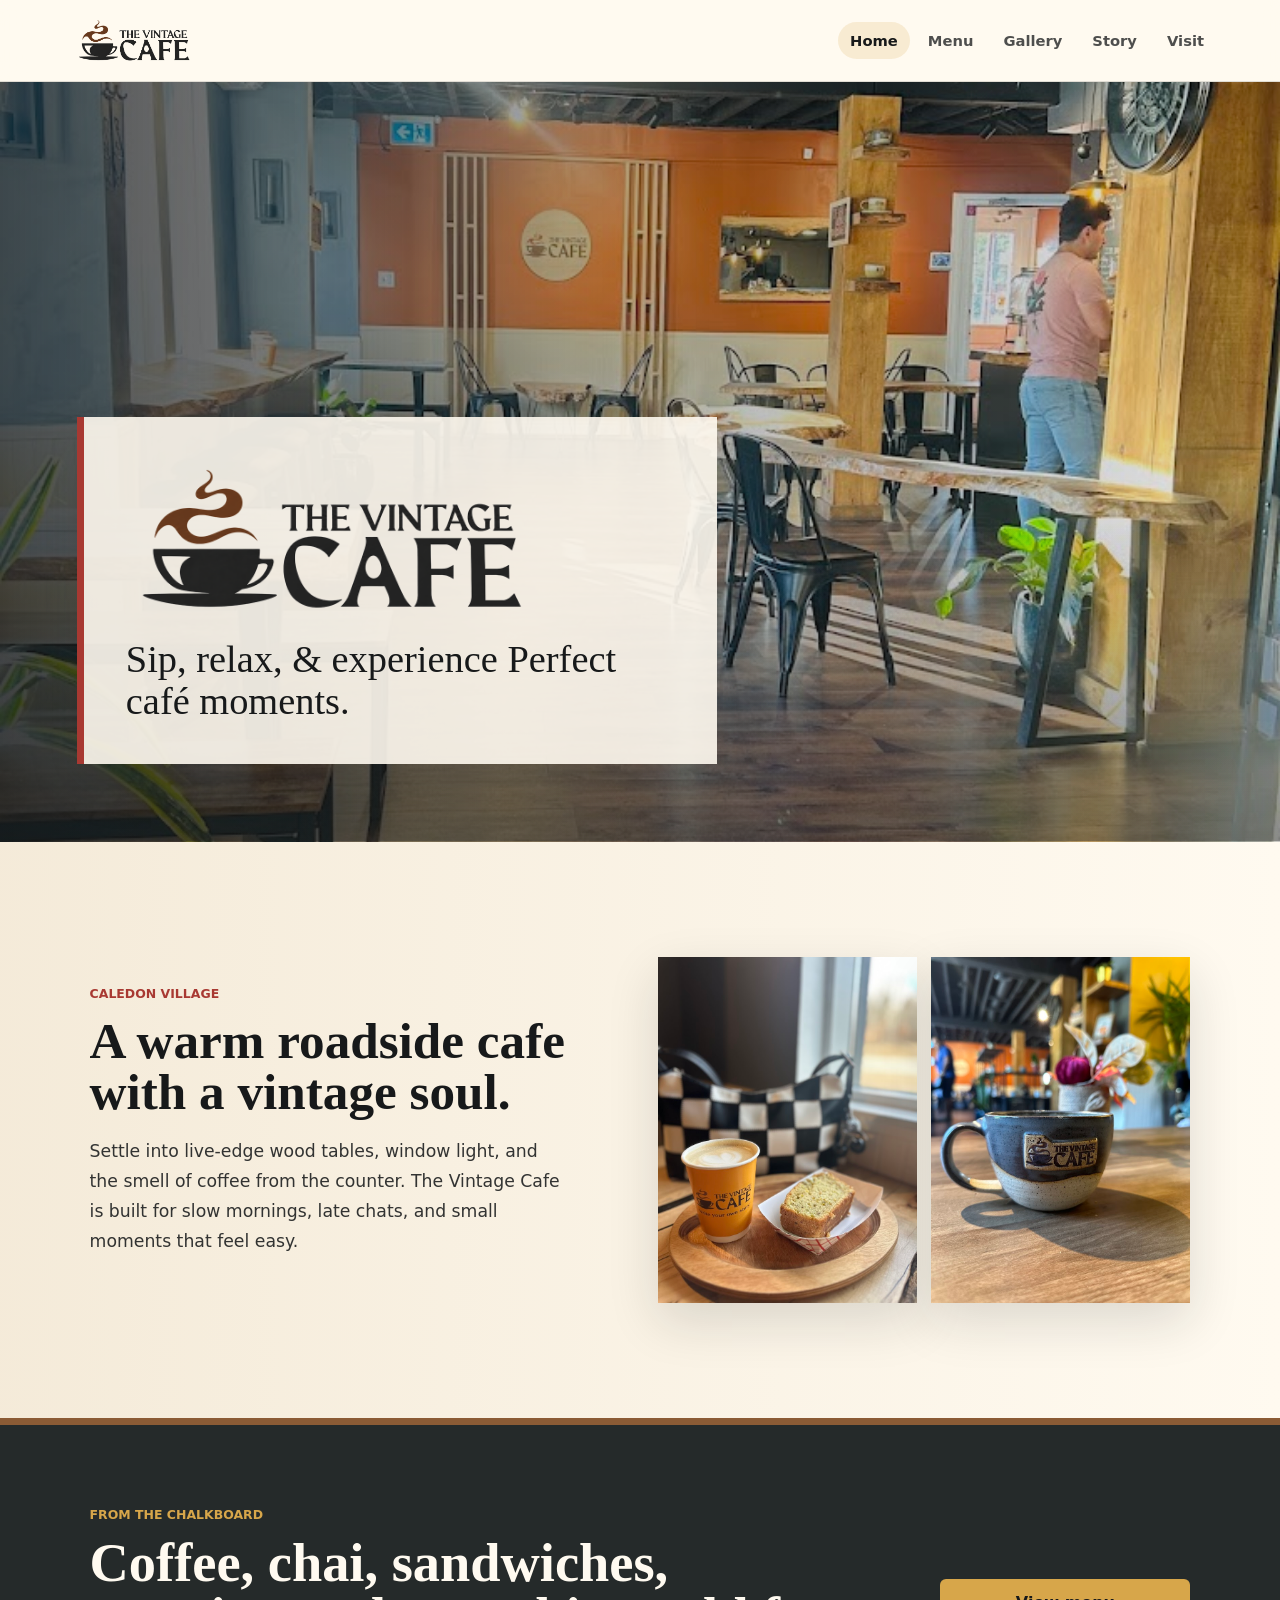
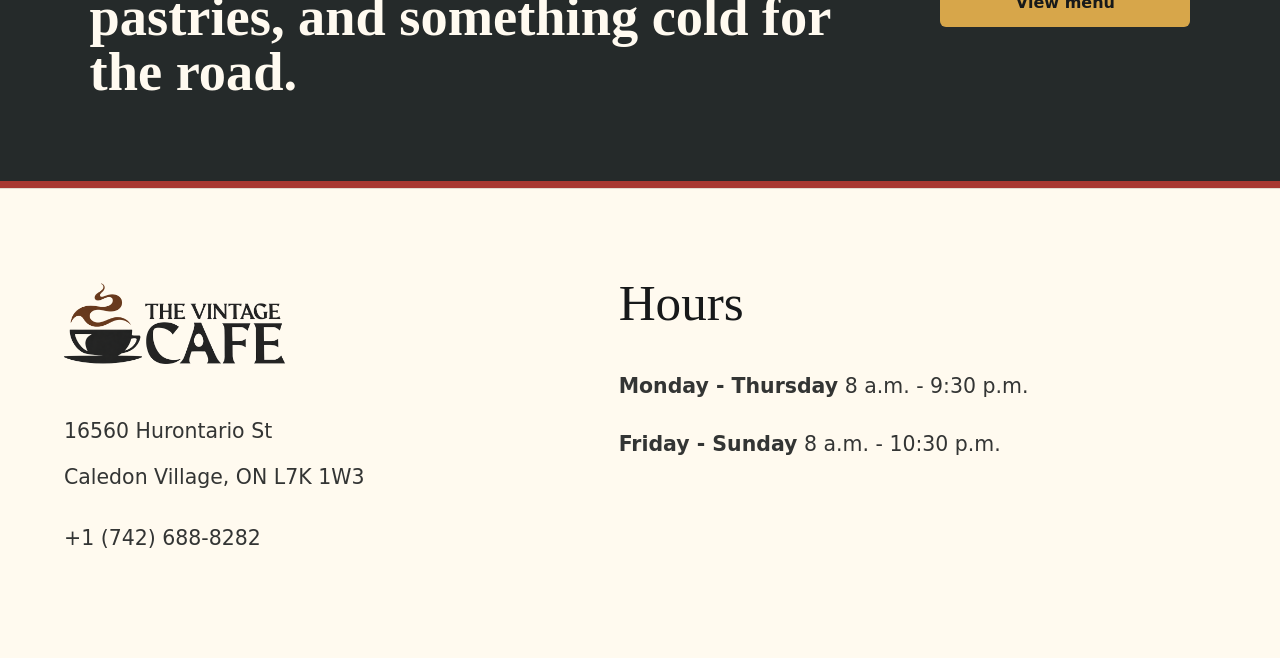
<file: index.html>
<!doctype html>
<html lang="en">
  <head>
    <meta charset="utf-8">
    <meta name="viewport" content="width=device-width, initial-scale=1">
    <title>The Vintage Cafe | Caledon Village</title>
    <meta name="description" content="The Vintage Cafe in Caledon Village serves fresh food, specialty drinks, coffee, tea, sandwiches, wraps, salads, and iced drinks.">
    <link rel="stylesheet" href="styles.css">
  </head>
  <body>
    <header class="site-header">
      <a class="brand" href="index.html" aria-label="The Vintage Cafe home">
        <img src="assets/vintage-cafe-logo-transparent.png" alt="The Vintage Cafe">
      </a>
      <button class="nav-toggle" type="button" aria-expanded="false" aria-controls="site-nav" data-nav-toggle>
        <span></span>
        <span></span>
        <span></span>
      </button>
      <nav class="site-nav" id="site-nav" data-nav>
        <a class="active" href="index.html">Home</a>
        <a href="menu.html">Menu</a>
        <a href="gallery.html">Gallery</a>
        <a href="story.html">Story</a>
        <a href="visit.html">Visit</a>
      </nav>
    </header>

    <main class="home-main">
      <section class="home-landing" aria-label="The Vintage Cafe">
        <div class="home-landing-panel">
          <h1 class="visually-hidden">The Vintage Cafe</h1>
          <img class="home-landing-logo" src="assets/vintage-cafe-logo-transparent.png" alt="">
          <p>Sip, relax, &amp; experience Perfect café moments.</p>
        </div>
      </section>

      <section class="home-intro">
        <div class="home-intro-copy">
          <p class="eyebrow dark">Caledon Village</p>
          <h2>A warm roadside cafe with a vintage soul.</h2>
          <p>Settle into live-edge wood tables, window light, and the smell of coffee from the counter. The Vintage Cafe is built for slow mornings, late chats, and small moments that feel easy.</p>
        </div>
        <div class="home-intro-media" aria-label="Cafe details">
          <img src="assets/photo-latte-cake.jpg" alt="Latte and cake beside the cafe window">
          <img src="assets/photo-mug.jpg" alt="The Vintage Cafe ceramic mug on a wood table">
        </div>
      </section>

      <section class="home-menu-tease">
        <div>
          <p class="eyebrow">From the chalkboard</p>
          <h2>Coffee, chai, sandwiches, pastries, and something cold for the road.</h2>
        </div>
        <a class="button feature-button" href="menu.html">View menu</a>
      </section>
    </main>

    <footer class="site-footer">
      <div class="footer-info">
        <img class="footer-logo" src="assets/vintage-cafe-logo-transparent.png" alt="The Vintage Cafe">
        <p>16560 Hurontario St</p>
        <p class="address-line">Caledon Village, ON L7K 1W3</p>
        <p><a href="tel:+17426888282">+1 (742) 688-8282</a></p>
      </div>
      <div class="footer-hours">
        <h2>Hours</h2>
        <p><strong>Monday - Thursday</strong> <span class="hours-time">8 a.m. - 9:30 p.m.</span></p>
        <p><strong>Friday - Sunday</strong> <span class="hours-time">8 a.m. - 10:30 p.m.</span></p>
      </div>
    </footer>

    <script src="script.js"></script>
  </body>
</html>
</file>
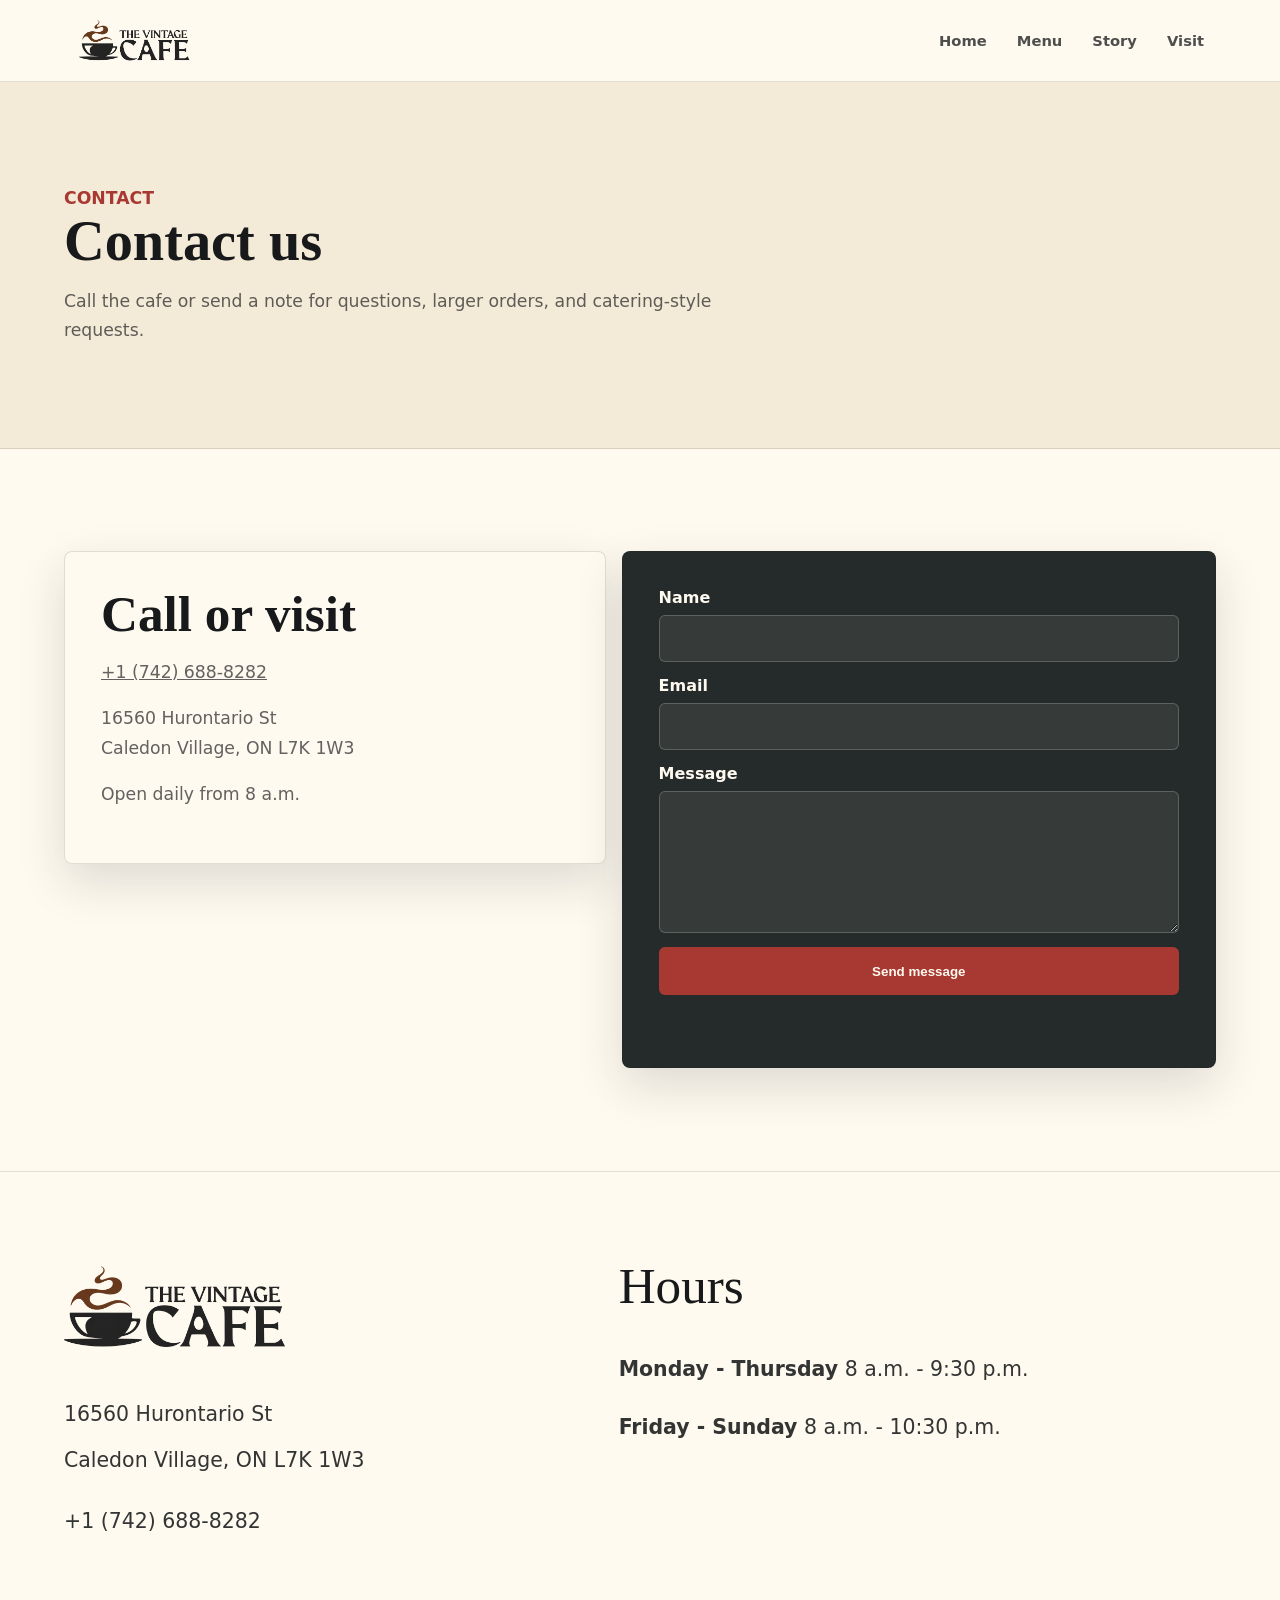
<file: contact.html>
<!doctype html>
<html lang="en">
  <head>
    <meta charset="utf-8">
    <meta name="viewport" content="width=device-width, initial-scale=1">
    <title>Contact | The Vintage Cafe</title>
    <meta name="description" content="Contact The Vintage Cafe in Caledon Village by phone or through the website contact form.">
    <link rel="stylesheet" href="styles.css">
  </head>
  <body>
    <header class="site-header">
      <a class="brand" href="index.html" aria-label="The Vintage Cafe home">
        <img src="assets/vintage-cafe-logo-transparent.png" alt="The Vintage Cafe">
      </a>
      <button class="nav-toggle" type="button" aria-expanded="false" aria-controls="site-nav" data-nav-toggle>
        <span></span>
        <span></span>
        <span></span>
      </button>
      <nav class="site-nav" id="site-nav" data-nav>
        <a href="index.html">Home</a>
        <a href="menu.html">Menu</a>
        <a href="story.html">Story</a>
        <a href="visit.html">Visit</a>
      </nav>
    </header>

    <main>
      <section class="page-hero">
        <p class="eyebrow dark">Contact</p>
        <h1>Contact us</h1>
        <p>Call the cafe or send a note for questions, larger orders, and catering-style requests.</p>
      </section>

      <section class="contact-layout">
        <div class="info-panel">
          <h2>Call or visit</h2>
          <p><a href="tel:+17426888282">+1 (742) 688-8282</a></p>
          <p>16560 Hurontario St<br><span class="address-line">Caledon Village, ON L7K 1W3</span></p>
          <p>Open daily from 8 a.m.</p>
        </div>

        <form class="contact-form" action="#" method="post">
          <label>
            Name
            <input type="text" name="name" autocomplete="name">
          </label>
          <label>
            Email
            <input type="email" name="email" autocomplete="email">
          </label>
          <label>
            Message
            <textarea name="message" rows="6"></textarea>
          </label>
          <button class="button primary" type="submit">Send message</button>
          <p class="form-status" aria-live="polite" data-form-status></p>
        </form>
      </section>
    </main>

    <footer class="site-footer">
      <div class="footer-info">
        <img class="footer-logo" src="assets/vintage-cafe-logo-transparent.png" alt="The Vintage Cafe">
        <p>16560 Hurontario St</p>
        <p class="address-line">Caledon Village, ON L7K 1W3</p>
        <p><a href="tel:+17426888282">+1 (742) 688-8282</a></p>
      </div>
      <div class="footer-hours">
        <h2>Hours</h2>
        <p><strong>Monday - Thursday</strong> <span class="hours-time">8 a.m. - 9:30 p.m.</span></p>
        <p><strong>Friday - Sunday</strong> <span class="hours-time">8 a.m. - 10:30 p.m.</span></p>
      </div>
    </footer>

    <script src="script.js"></script>
  </body>
</html>
</file>
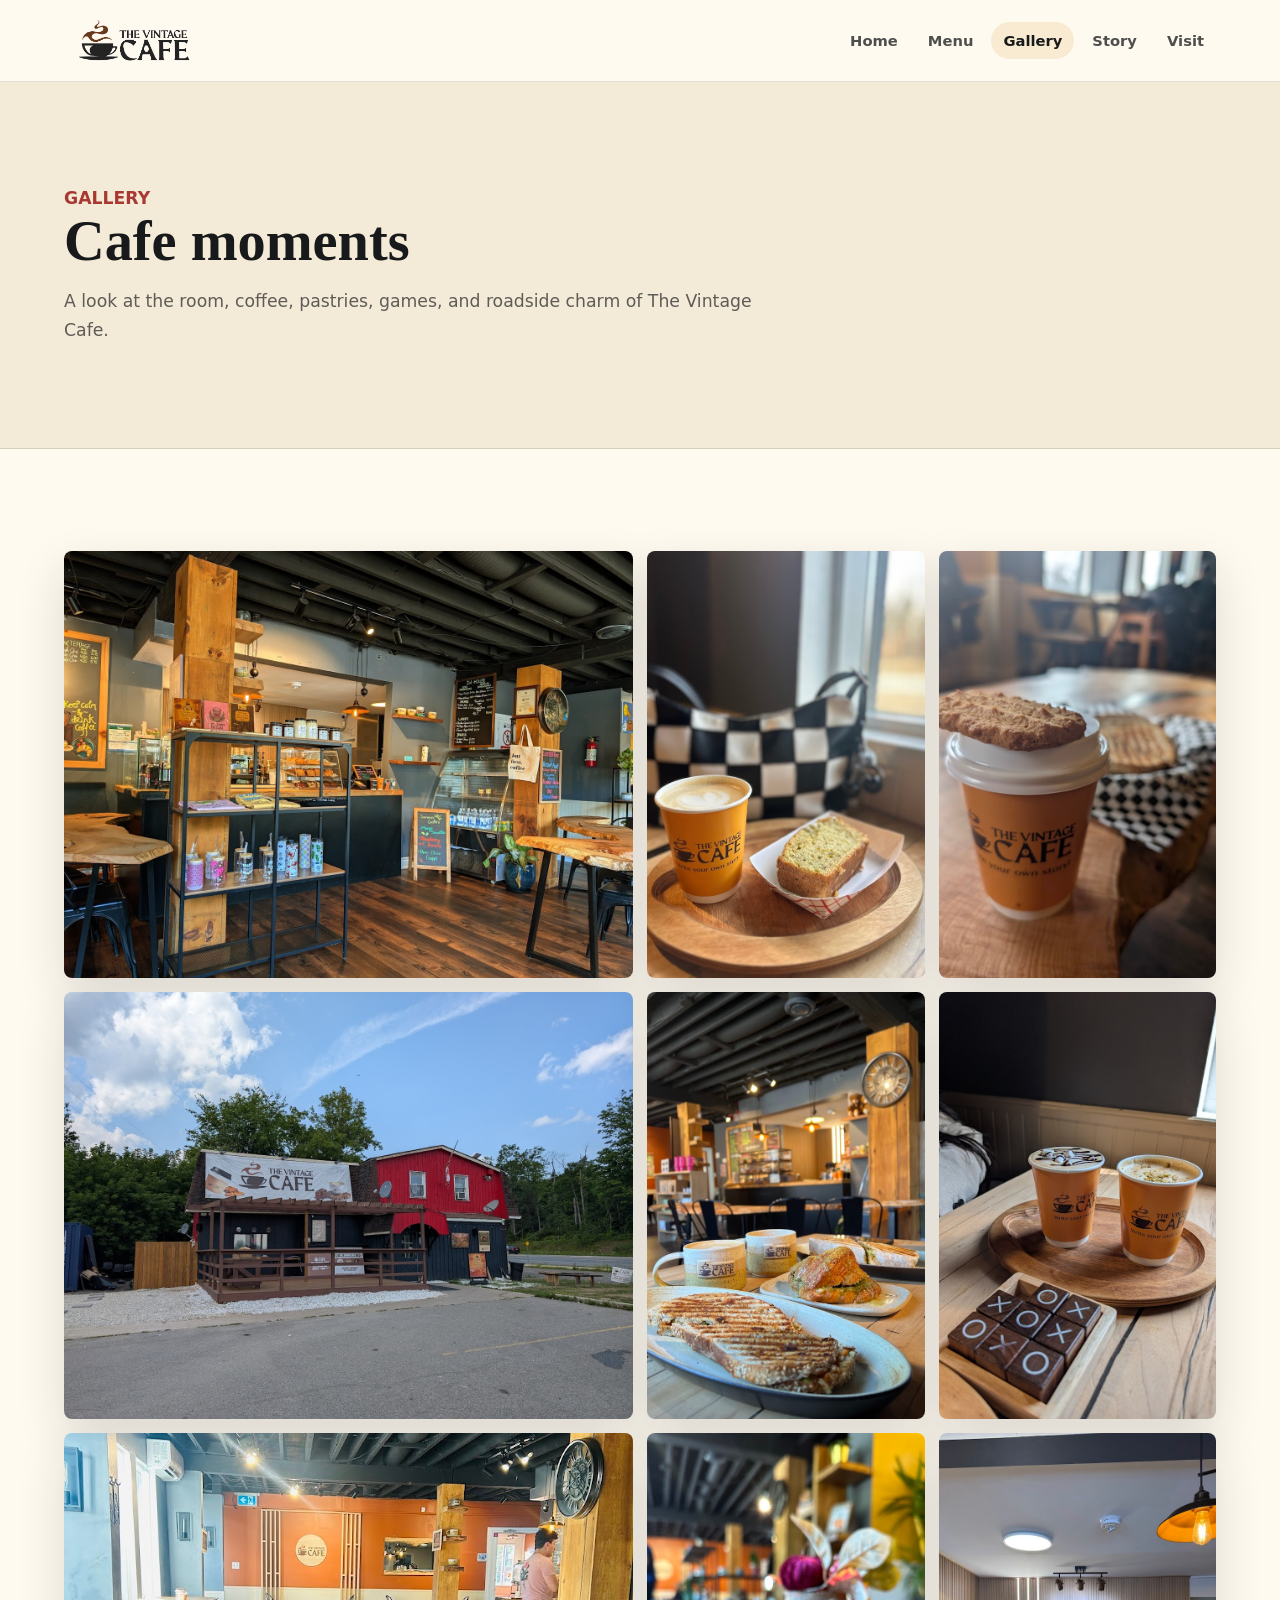
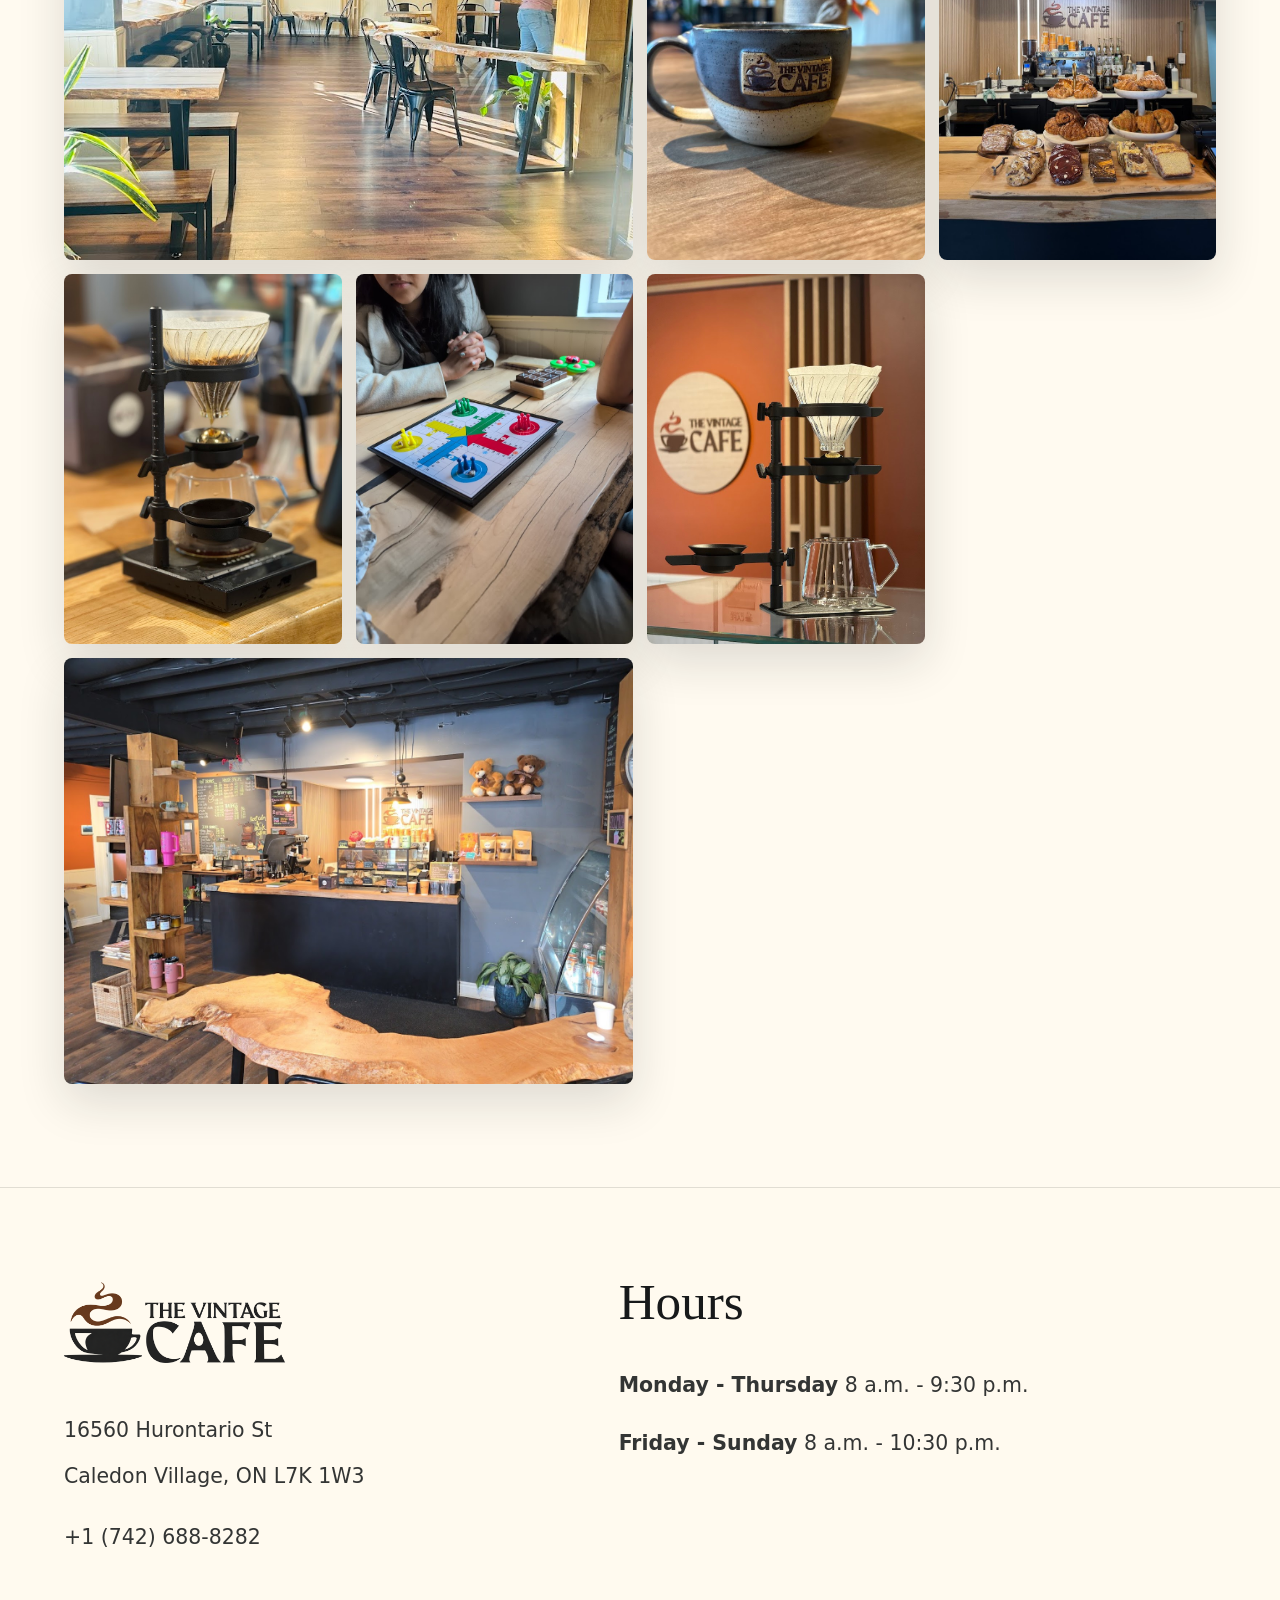
<file: gallery.html>
<!doctype html>
<html lang="en">
  <head>
    <meta charset="utf-8">
    <meta name="viewport" content="width=device-width, initial-scale=1">
    <title>Gallery | The Vintage Cafe</title>
    <meta name="description" content="See photos of The Vintage Cafe interior, coffee, pastries, games, and exterior in Caledon Village.">
    <link rel="stylesheet" href="styles.css">
  </head>
  <body>
    <header class="site-header">
      <a class="brand" href="index.html" aria-label="The Vintage Cafe home">
        <img src="assets/vintage-cafe-logo-transparent.png" alt="The Vintage Cafe">
      </a>
      <button class="nav-toggle" type="button" aria-expanded="false" aria-controls="site-nav" data-nav-toggle>
        <span></span>
        <span></span>
        <span></span>
      </button>
      <nav class="site-nav" id="site-nav" data-nav>
        <a href="index.html">Home</a>
        <a href="menu.html">Menu</a>
        <a class="active" href="gallery.html">Gallery</a>
        <a href="story.html">Story</a>
        <a href="visit.html">Visit</a>
      </nav>
    </header>

    <main>
      <section class="page-hero gallery-hero">
        <p class="eyebrow dark">Gallery</p>
        <h1>Cafe moments</h1>
        <p>A look at the room, coffee, pastries, games, and roadside charm of The Vintage Cafe.</p>
      </section>

      <section class="photo-section" aria-label="The Vintage Cafe photo gallery">
        <div class="photo-grid gallery-grid">
          <img class="wide" src="assets/photo-interior-counter.jpg" alt="The Vintage Cafe counter and seating area">
          <img src="assets/photo-latte-cake.jpg" alt="Latte and cake beside the cafe window">
          <img src="assets/photo-coffee-cookie.jpg" alt="Coffee cup with a cookie on top">
          <img class="wide" src="assets/photo-exterior.jpg" alt="The Vintage Cafe exterior on Hurontario Street">
          <img src="assets/photo-sandwiches.jpg" alt="Sandwiches and mugs on a cafe table">
          <img src="assets/photo-drinks-game.jpg" alt="Two cafe drinks and a wooden game on the table">
          <img class="wide" src="assets/photo-dining-room.jpg" alt="The Vintage Cafe dining room with wood tables and black ceiling beams">
          <img src="assets/photo-mug.jpg" alt="The Vintage Cafe ceramic mug on a wood table">
          <img src="assets/photo-pastry-counter.jpg" alt="Pastries and baked goods at The Vintage Cafe counter">
          <img src="assets/photo-pourover.jpg" alt="Pour-over coffee setup on a wood counter">
          <img src="assets/photo-board-game.jpg" alt="Board games on a wood table at The Vintage Cafe">
          <img src="assets/photo-pourover-orange.jpg" alt="Pour-over coffee setup near the orange cafe wall">
          <img class="wide" src="assets/photo-main-counter.jpg" alt="The Vintage Cafe main counter and chalkboard menu">
        </div>
      </section>
    </main>

    <footer class="site-footer">
      <div class="footer-info">
        <img class="footer-logo" src="assets/vintage-cafe-logo-transparent.png" alt="The Vintage Cafe">
        <p>16560 Hurontario St</p>
        <p class="address-line">Caledon Village, ON L7K 1W3</p>
        <p><a href="tel:+17426888282">+1 (742) 688-8282</a></p>
      </div>
      <div class="footer-hours">
        <h2>Hours</h2>
        <p><strong>Monday - Thursday</strong> <span class="hours-time">8 a.m. - 9:30 p.m.</span></p>
        <p><strong>Friday - Sunday</strong> <span class="hours-time">8 a.m. - 10:30 p.m.</span></p>
      </div>
    </footer>

    <script src="script.js"></script>
  </body>
</html>
</file>
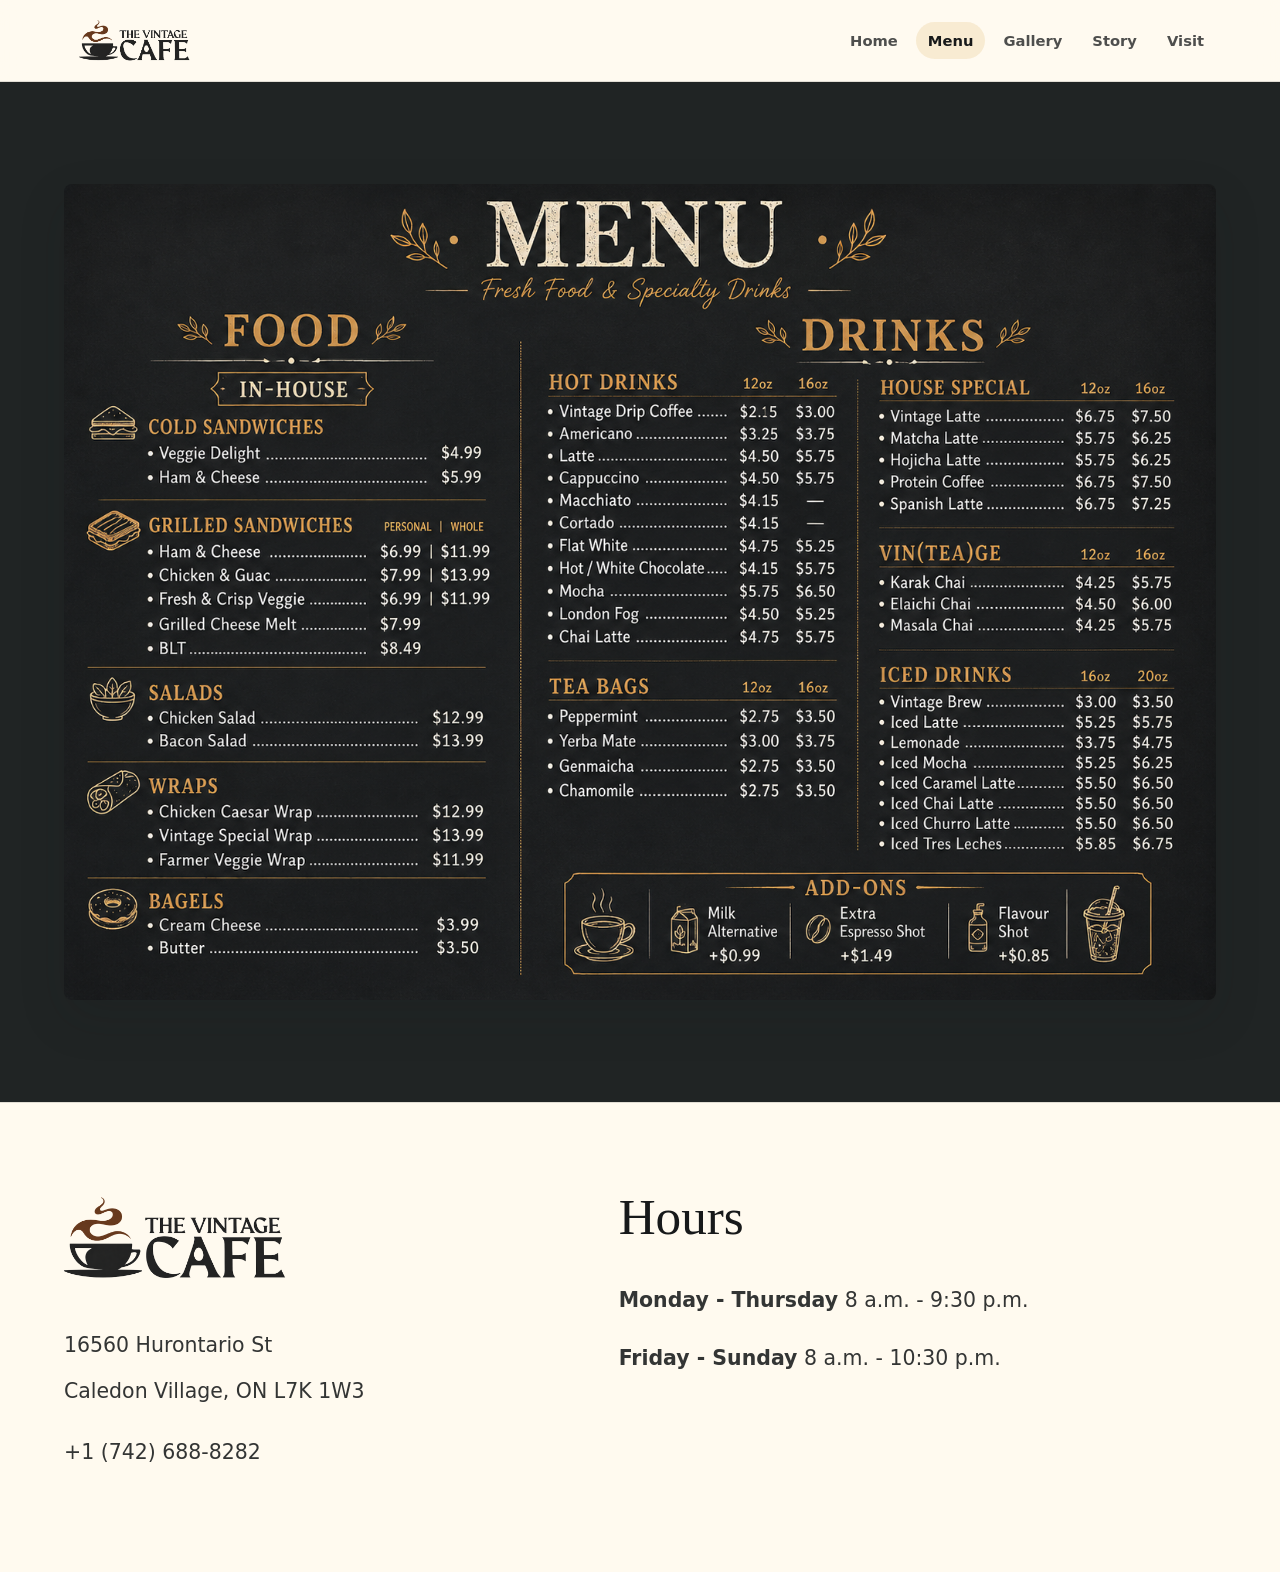
<file: menu.html>
<!doctype html>
<html lang="en">
  <head>
    <meta charset="utf-8">
    <meta name="viewport" content="width=device-width, initial-scale=1">
    <title>Menu | The Vintage Cafe</title>
    <meta name="description" content="View The Vintage Cafe menu with food, hot drinks, tea, house specials, iced drinks, and add-ons.">
    <link rel="stylesheet" href="styles.css">
  </head>
  <body>
    <header class="site-header">
      <a class="brand" href="index.html" aria-label="The Vintage Cafe home">
        <img src="assets/vintage-cafe-logo-transparent.png" alt="The Vintage Cafe">
      </a>
      <button class="nav-toggle" type="button" aria-expanded="false" aria-controls="site-nav" data-nav-toggle>
        <span></span>
        <span></span>
        <span></span>
      </button>
      <nav class="site-nav" id="site-nav" data-nav>
        <a href="index.html">Home</a>
        <a class="active" href="menu.html">Menu</a>
        <a href="gallery.html">Gallery</a>
        <a href="story.html">Story</a>
        <a href="visit.html">Visit</a>
      </nav>
    </header>

    <main>
      <section class="menu-image-section">
        <img src="assets/vintage-cafe-menu.png" alt="The Vintage Cafe full menu">
      </section>
    </main>

    <footer class="site-footer">
      <div class="footer-info">
        <img class="footer-logo" src="assets/vintage-cafe-logo-transparent.png" alt="The Vintage Cafe">
        <p>16560 Hurontario St</p>
        <p class="address-line">Caledon Village, ON L7K 1W3</p>
        <p><a href="tel:+17426888282">+1 (742) 688-8282</a></p>
      </div>
      <div class="footer-hours">
        <h2>Hours</h2>
        <p><strong>Monday - Thursday</strong> <span class="hours-time">8 a.m. - 9:30 p.m.</span></p>
        <p><strong>Friday - Sunday</strong> <span class="hours-time">8 a.m. - 10:30 p.m.</span></p>
      </div>
    </footer>

    <script src="script.js"></script>
  </body>
</html>
</file>
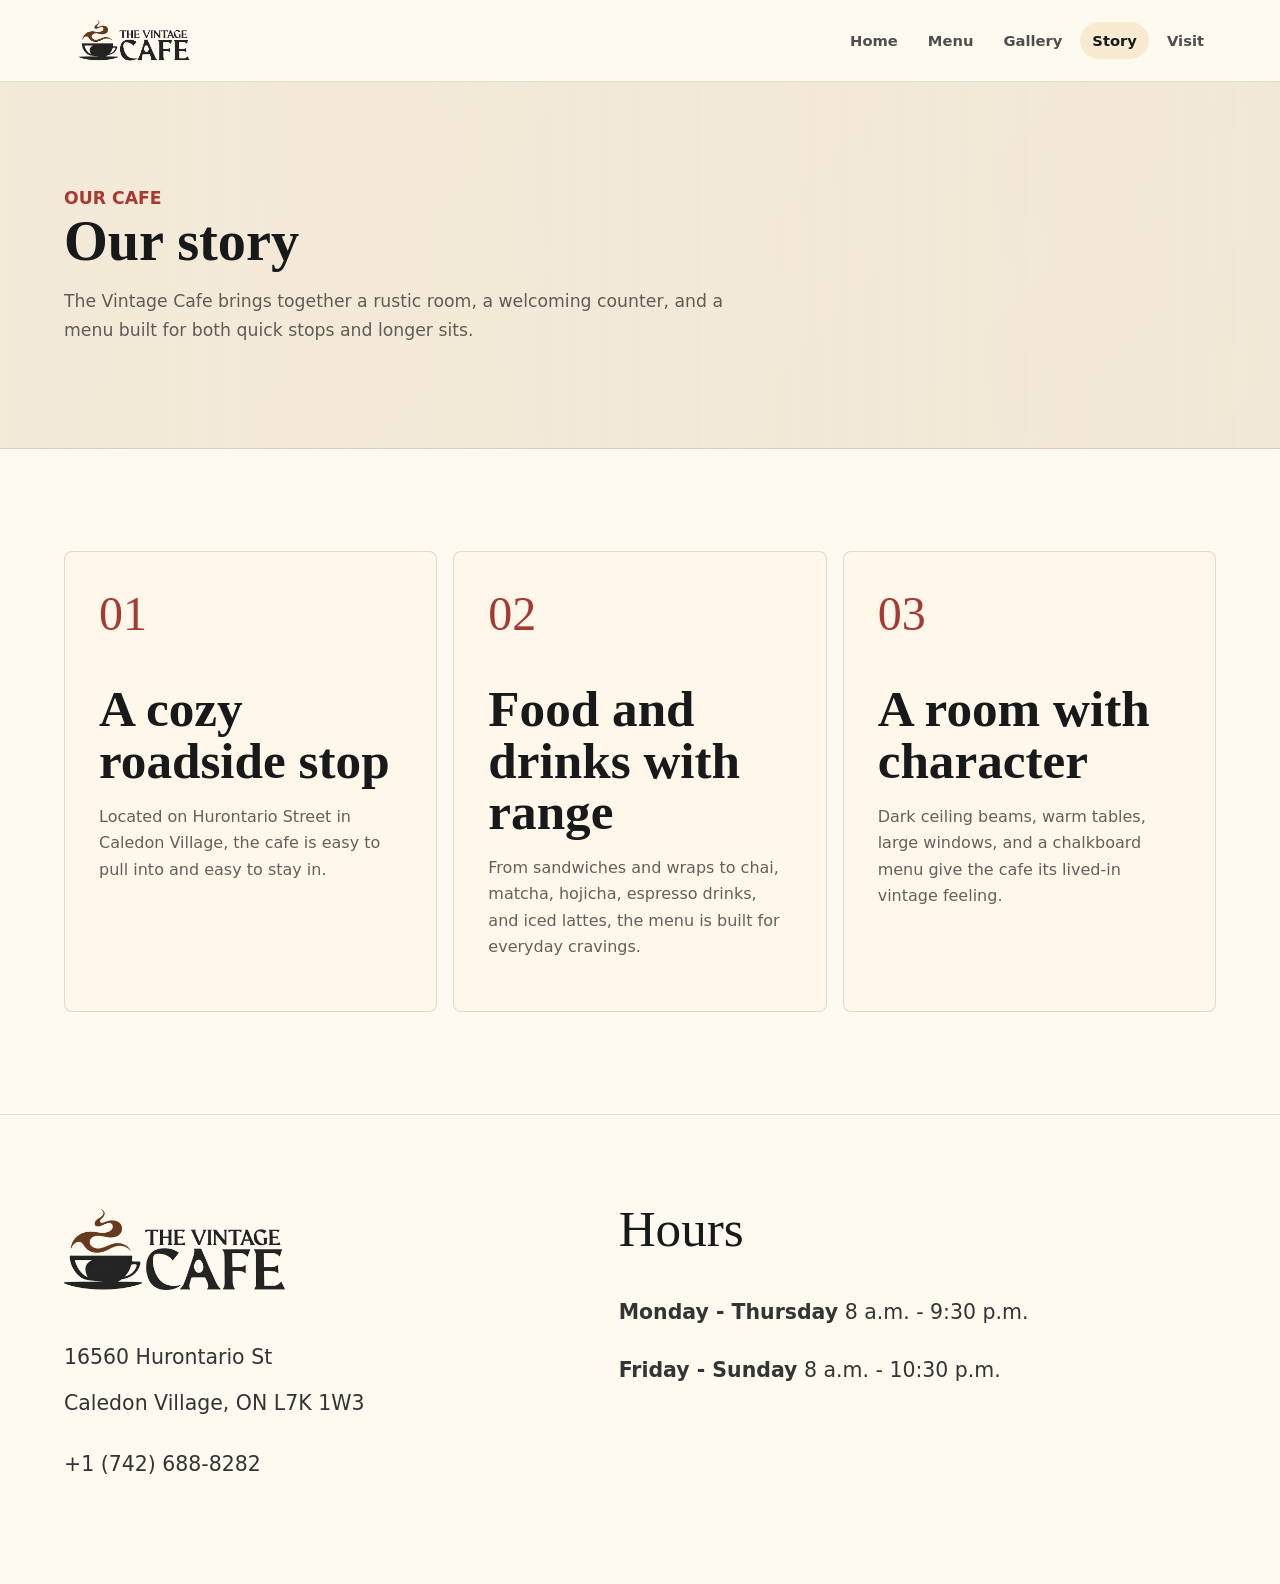
<file: story.html>
<!doctype html>
<html lang="en">
  <head>
    <meta charset="utf-8">
    <meta name="viewport" content="width=device-width, initial-scale=1">
    <title>Story | The Vintage Cafe</title>
    <meta name="description" content="Learn about the warm, rustic, roadside cafe atmosphere at The Vintage Cafe in Caledon Village.">
    <link rel="stylesheet" href="styles.css">
  </head>
  <body>
    <header class="site-header">
      <a class="brand" href="index.html" aria-label="The Vintage Cafe home">
        <img src="assets/vintage-cafe-logo-transparent.png" alt="The Vintage Cafe">
      </a>
      <button class="nav-toggle" type="button" aria-expanded="false" aria-controls="site-nav" data-nav-toggle>
        <span></span>
        <span></span>
        <span></span>
      </button>
      <nav class="site-nav" id="site-nav" data-nav>
        <a href="index.html">Home</a>
        <a href="menu.html">Menu</a>
        <a href="gallery.html">Gallery</a>
        <a class="active" href="story.html">Story</a>
        <a href="visit.html">Visit</a>
      </nav>
    </header>

    <main>
      <section class="page-hero story-hero">
        <p class="eyebrow dark">Our cafe</p>
        <h1>Our story</h1>
        <p>The Vintage Cafe brings together a rustic room, a welcoming counter, and a menu built for both quick stops and longer sits.</p>
      </section>

      <section class="story-layout">
        <article>
          <span>01</span>
          <h2>A cozy roadside stop</h2>
          <p>Located on Hurontario Street in Caledon Village, the cafe is easy to pull into and easy to stay in.</p>
        </article>
        <article>
          <span>02</span>
          <h2>Food and drinks with range</h2>
          <p>From sandwiches and wraps to chai, matcha, hojicha, espresso drinks, and iced lattes, the menu is built for everyday cravings.</p>
        </article>
        <article>
          <span>03</span>
          <h2>A room with character</h2>
          <p>Dark ceiling beams, warm tables, large windows, and a chalkboard menu give the cafe its lived-in vintage feeling.</p>
        </article>
      </section>
    </main>

    <footer class="site-footer">
      <div class="footer-info">
        <img class="footer-logo" src="assets/vintage-cafe-logo-transparent.png" alt="The Vintage Cafe">
        <p>16560 Hurontario St</p>
        <p class="address-line">Caledon Village, ON L7K 1W3</p>
        <p><a href="tel:+17426888282">+1 (742) 688-8282</a></p>
      </div>
      <div class="footer-hours">
        <h2>Hours</h2>
        <p><strong>Monday - Thursday</strong> <span class="hours-time">8 a.m. - 9:30 p.m.</span></p>
        <p><strong>Friday - Sunday</strong> <span class="hours-time">8 a.m. - 10:30 p.m.</span></p>
      </div>
    </footer>

    <script src="script.js"></script>
  </body>
</html>
</file>
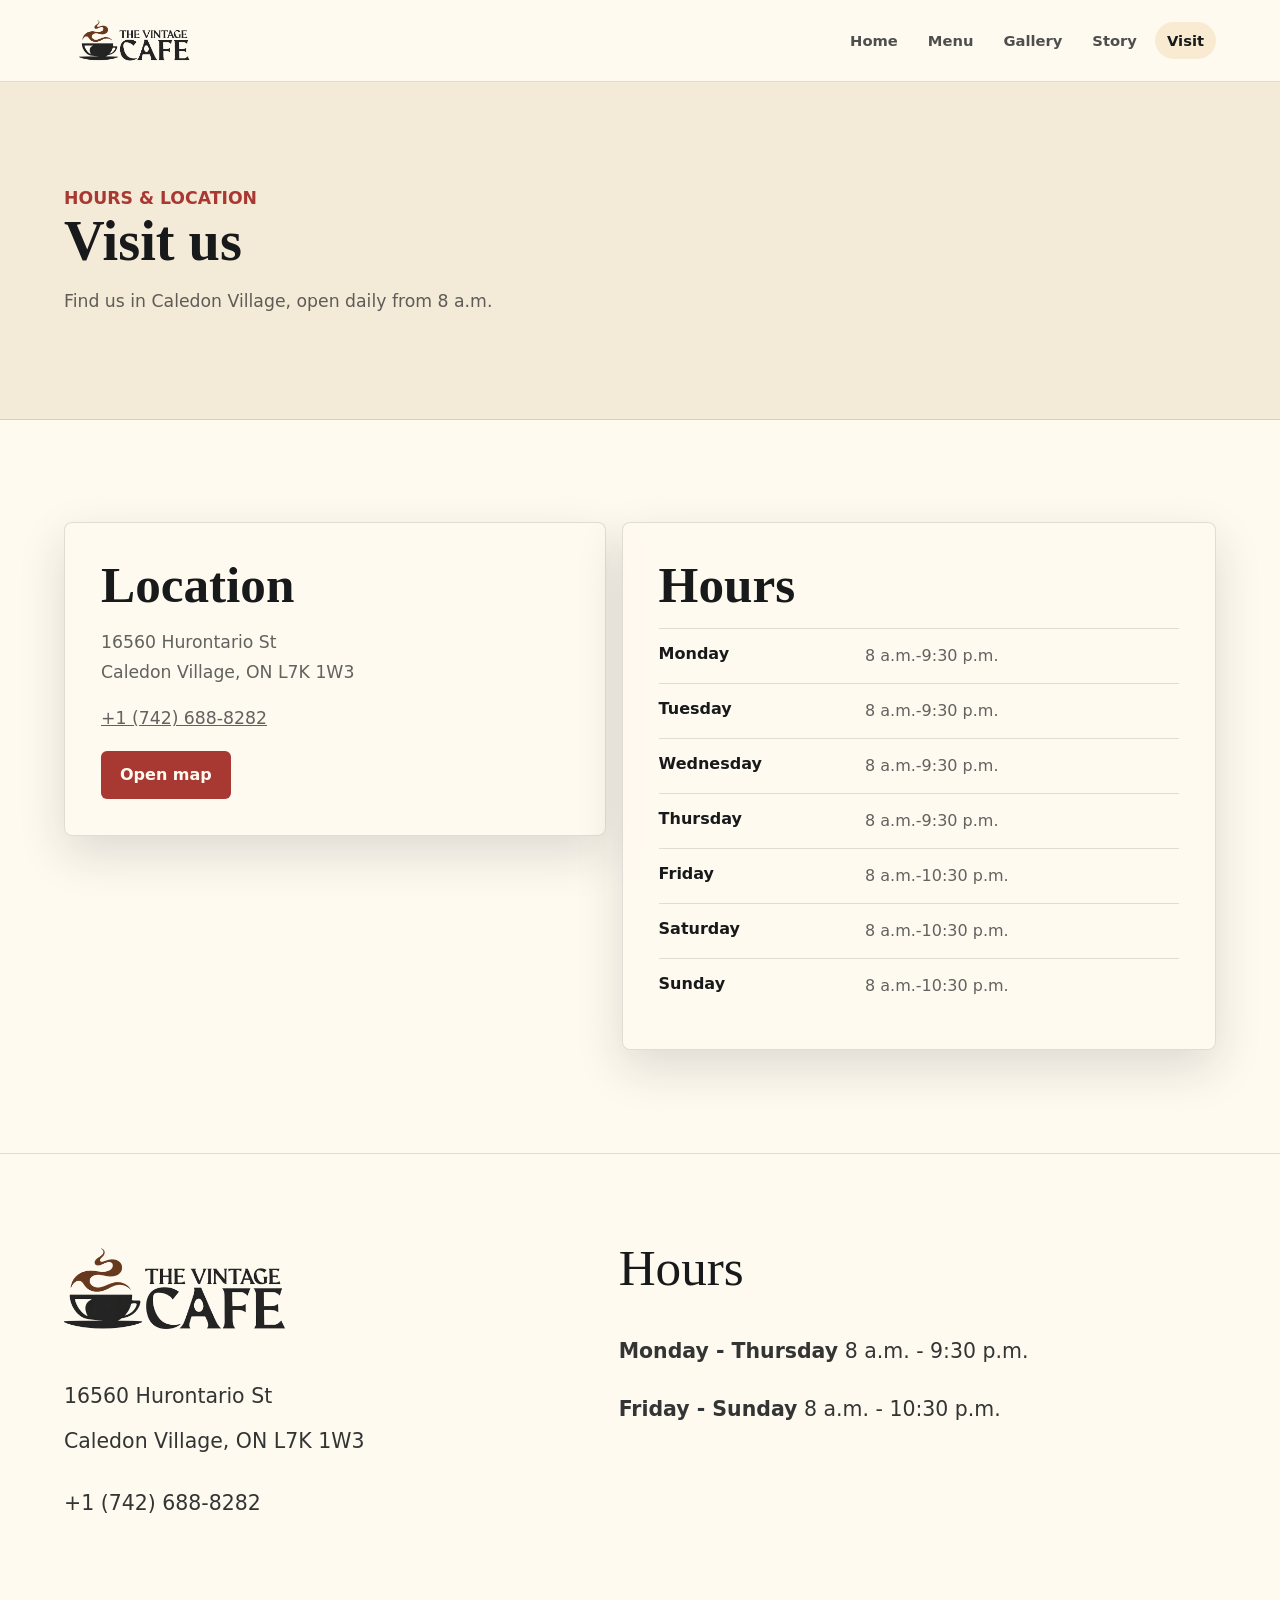
<file: visit.html>
<!doctype html>
<html lang="en">
  <head>
    <meta charset="utf-8">
    <meta name="viewport" content="width=device-width, initial-scale=1">
    <title>Visit | The Vintage Cafe</title>
    <meta name="description" content="Visit The Vintage Cafe at 16560 Hurontario St, Caledon Village, ON L7K 1W3.">
    <link rel="stylesheet" href="styles.css">
  </head>
  <body>
    <header class="site-header">
      <a class="brand" href="index.html" aria-label="The Vintage Cafe home">
        <img src="assets/vintage-cafe-logo-transparent.png" alt="The Vintage Cafe">
      </a>
      <button class="nav-toggle" type="button" aria-expanded="false" aria-controls="site-nav" data-nav-toggle>
        <span></span>
        <span></span>
        <span></span>
      </button>
      <nav class="site-nav" id="site-nav" data-nav>
        <a href="index.html">Home</a>
        <a href="menu.html">Menu</a>
        <a href="gallery.html">Gallery</a>
        <a href="story.html">Story</a>
        <a class="active" href="visit.html">Visit</a>
      </nav>
    </header>

    <main>
      <section class="page-hero">
        <p class="eyebrow dark">Hours & location</p>
        <h1>Visit us</h1>
        <p>Find us in Caledon Village, open daily from 8 a.m.</p>
      </section>

      <section class="visit-layout">
        <div class="info-panel">
          <h2>Location</h2>
          <p>16560 Hurontario St<br><span class="address-line">Caledon Village, ON L7K 1W3</span></p>
          <p><a href="tel:+17426888282">+1 (742) 688-8282</a></p>
          <a class="button primary" href="https://www.google.com/maps/place/The+Vintage+Cafe/@43.8238001,-79.9470535,17z/data=!3m1!4b1!4m6!3m5!1s0x882b050029d10759:0x8cfe6d5ceff357b9!8m2!3d43.8238001!4d-79.9470535!16s%2Fg%2F11y4qlgm97?entry=ttu&amp;g_ep=EgoyMDI2MDUxMC4wIKXMDSoASAFQAw%3D%3D" target="_blank" rel="noreferrer">Open map</a>
        </div>

        <div class="hours-panel">
          <h2>Hours</h2>
          <dl class="hours-list">
            <div><dt>Monday</dt><dd>8 a.m.-9:30 p.m.</dd></div>
            <div><dt>Tuesday</dt><dd>8 a.m.-9:30 p.m.</dd></div>
            <div><dt>Wednesday</dt><dd>8 a.m.-9:30 p.m.</dd></div>
            <div><dt>Thursday</dt><dd>8 a.m.-9:30 p.m.</dd></div>
            <div><dt>Friday</dt><dd>8 a.m.-10:30 p.m.</dd></div>
            <div><dt>Saturday</dt><dd>8 a.m.-10:30 p.m.</dd></div>
            <div><dt>Sunday</dt><dd>8 a.m.-10:30 p.m.</dd></div>
          </dl>
        </div>
      </section>
    </main>

    <footer class="site-footer">
      <div class="footer-info">
        <img class="footer-logo" src="assets/vintage-cafe-logo-transparent.png" alt="The Vintage Cafe">
        <p>16560 Hurontario St</p>
        <p class="address-line">Caledon Village, ON L7K 1W3</p>
        <p><a href="tel:+17426888282">+1 (742) 688-8282</a></p>
      </div>
      <div class="footer-hours">
        <h2>Hours</h2>
        <p><strong>Monday - Thursday</strong> <span class="hours-time">8 a.m. - 9:30 p.m.</span></p>
        <p><strong>Friday - Sunday</strong> <span class="hours-time">8 a.m. - 10:30 p.m.</span></p>
      </div>
    </footer>

    <script src="script.js"></script>
  </body>
</html>
</file>
<file: styles.css>
:root {
  --ink: #17191a;
  --charcoal: #252a2a;
  --soft-black: #202424;
  --paper: #fffaf0;
  --cream: #f4ead8;
  --line: rgba(23, 25, 26, 0.13);
  --muted: rgba(23, 25, 26, 0.68);
  --red: #a83932;
  --gold: #d7a64a;
  --wood: #8b5b35;
  --radius: 8px;
  --shadow: 0 18px 48px rgba(23, 25, 26, 0.14);
}

* {
  box-sizing: border-box;
}

html {
  scroll-behavior: smooth;
}

body {
  margin: 0;
  color: var(--ink);
  background: var(--paper);
  font-family: Inter, ui-sans-serif, system-ui, -apple-system, BlinkMacSystemFont, "Segoe UI", sans-serif;
}

img {
  display: block;
  max-width: 100%;
}

a {
  color: inherit;
}

.visually-hidden {
  position: absolute;
  width: 1px;
  height: 1px;
  overflow: hidden;
  clip: rect(0 0 0 0);
  white-space: nowrap;
  clip-path: inset(50%);
}

.site-header {
  position: sticky;
  z-index: 10;
  top: 0;
  display: flex;
  align-items: center;
  justify-content: space-between;
  gap: 20px;
  min-height: 82px;
  padding: 14px clamp(18px, 5vw, 64px);
  background: rgba(255, 250, 240, 0.94);
  border-bottom: 1px solid var(--line);
  backdrop-filter: blur(14px);
}

.brand {
  display: block;
  width: min(260px, 44vw);
  text-decoration: none;
}

.brand img {
  width: 100%;
  height: 48px;
  object-fit: contain;
  object-position: left center;
}

.site-nav {
  display: flex;
  align-items: center;
  gap: 6px;
}

.site-nav a {
  padding: 10px 12px;
  border-radius: 999px;
  color: rgba(23, 25, 26, 0.76);
  font-size: 0.92rem;
  font-weight: 800;
  text-decoration: none;
}

.site-nav a:hover,
.site-nav a.active {
  color: var(--ink);
  background: rgba(215, 166, 74, 0.18);
}

.nav-toggle {
  display: none;
  width: 44px;
  height: 44px;
  padding: 0;
  border: 1px solid var(--line);
  border-radius: 6px;
  background: transparent;
}

.nav-toggle span {
  display: block;
  width: 18px;
  height: 2px;
  margin: 4px auto;
  background: var(--ink);
}

.hero,
.page-hero,
.photo-section,
.menu-preview,
.menu-image-section,
.menu-highlights,
.story-layout,
.visit-layout,
.contact-layout {
  padding: clamp(56px, 8vw, 104px) clamp(18px, 5vw, 64px);
}

.eyebrow {
  margin: 0 0 14px;
  color: var(--red);
  font-size: 0.78rem;
  font-weight: 900;
  letter-spacing: 0;
  text-transform: uppercase;
}

.eyebrow.dark {
  color: var(--red);
}

h1,
h2,
h3,
p {
  margin-top: 0;
}

h1,
h2 {
  font-family: Georgia, "Times New Roman", serif;
  letter-spacing: 0;
}

h1 {
  max-width: 920px;
  margin-bottom: 22px;
  font-size: clamp(3.4rem, 8vw, 7.6rem);
  line-height: 0.92;
}

h2 {
  margin-bottom: 18px;
  font-size: clamp(2rem, 4vw, 4.4rem);
  line-height: 1;
}

h3 {
  margin-bottom: 10px;
  font-size: 1.16rem;
}

.page-hero p,
.info-panel p {
  color: var(--muted);
  font-size: 1.08rem;
  line-height: 1.7;
}

.hero-actions {
  display: flex;
  flex-wrap: wrap;
  gap: 12px;
  margin-top: 30px;
}

.button {
  display: inline-flex;
  align-items: center;
  justify-content: center;
  min-height: 48px;
  padding: 12px 18px;
  border: 1px solid transparent;
  border-radius: 6px;
  font-weight: 900;
  text-decoration: none;
  cursor: pointer;
}

.button.primary {
  color: var(--paper);
  background: var(--red);
}

.button.secondary {
  color: var(--ink);
  border-color: var(--line);
  background: rgba(255, 250, 240, 0.8);
}

.home-main {
  background: var(--paper);
}

.home-landing {
  display: flex;
  align-items: end;
  min-height: min(760px, calc(100vh - 82px));
  padding: clamp(28px, 6vw, 80px);
  background:
    linear-gradient(90deg, rgba(23, 25, 26, 0.76), rgba(23, 25, 26, 0.28) 54%, rgba(23, 25, 26, 0.08)),
    linear-gradient(0deg, rgba(23, 25, 26, 0.44), rgba(23, 25, 26, 0) 42%),
    url("assets/photo-dining-room.jpg") center / cover;
  border-bottom: 1px solid var(--line);
}

.home-landing-panel {
  width: min(640px, 100%);
  padding: clamp(24px, 4vw, 42px);
  background: rgba(255, 250, 240, 0.9);
  border-left: 7px solid var(--red);
  box-shadow: var(--shadow);
}

.home-landing-logo {
  width: min(500px, 100%);
  max-height: 164px;
  object-fit: contain;
  object-position: left center;
  transform: translateX(-34px);
}

.home-landing-panel p {
  max-width: 500px;
  margin: 16px 0 0;
  color: var(--ink);
  font-family: Georgia, "Times New Roman", serif;
  font-size: clamp(1.65rem, 3vw, 3rem);
  line-height: 1.08;
}

.home-intro {
  display: grid;
  grid-template-columns: minmax(320px, 0.9fr) minmax(300px, 1fr);
  align-items: center;
  gap: clamp(36px, 7vw, 110px);
  padding: clamp(64px, 9vw, 118px) clamp(18px, 7vw, 96px);
  background:
    linear-gradient(90deg, rgba(244, 234, 216, 0.96), rgba(255, 250, 240, 0.96));
}

.home-intro-copy {
  max-width: 690px;
}

.home-intro-copy h2 {
  max-width: 640px;
  color: var(--ink);
}

.home-intro-copy p:not(.eyebrow) {
  color: rgba(23, 25, 26, 0.88);
  font-size: clamp(1.05rem, 1.35vw, 1.28rem);
  line-height: 1.75;
}

.home-intro-media {
  display: grid;
  grid-template-columns: repeat(2, minmax(0, 1fr));
  gap: 14px;
  align-items: stretch;
}

.home-intro-media img {
  width: 100%;
  height: auto;
  aspect-ratio: 3 / 4;
  min-height: 0;
  object-fit: cover;
  box-shadow: var(--shadow);
}

.home-intro-media img:first-child {
  object-position: center;
}

.home-intro-media img:last-child {
  object-position: center;
}

.home-menu-tease {
  display: grid;
  grid-template-columns: minmax(0, 960px) minmax(190px, 250px);
  align-items: center;
  justify-content: space-between;
  gap: clamp(24px, 5vw, 80px);
  min-height: 340px;
  padding: clamp(46px, 7vw, 82px) clamp(18px, 7vw, 96px);
  color: var(--paper);
  background: var(--charcoal);
  border-top: 7px solid var(--wood);
  border-bottom: 7px solid var(--red);
}

.home-menu-tease h2 {
  max-width: 960px;
  margin: 0;
  color: var(--paper);
  font-size: clamp(2.4rem, 4.25vw, 4.9rem);
  line-height: 1;
}

.home-menu-tease .eyebrow {
  color: var(--gold);
}

.feature-button {
  width: min(250px, 100%);
  min-width: 0;
  color: var(--ink);
  background: var(--gold);
  justify-self: end;
}

.hero-card,
.info-panel,
.hours-panel,
.contact-form {
  border: 1px solid var(--line);
  border-radius: var(--radius);
  background: rgba(255, 250, 240, 0.84);
  box-shadow: var(--shadow);
}

.hero-card {
  overflow: hidden;
  padding: 12px;
}

.hero-card img {
  width: 100%;
  aspect-ratio: 4 / 3;
  margin-bottom: 0;
  border-radius: 6px;
  object-fit: cover;
  background: #fff;
}

dl {
  margin: 0;
}

dl div {
  display: grid;
  grid-template-columns: 92px 1fr;
  gap: 18px;
  padding: 15px 0;
  border-top: 1px solid var(--line);
}

dt {
  font-weight: 900;
}

dd {
  margin: 0;
  color: var(--muted);
  line-height: 1.5;
}

.quick-links {
  display: grid;
  grid-template-columns: repeat(3, minmax(0, 1fr));
  border-top: 1px solid var(--line);
  border-bottom: 1px solid var(--line);
  background: var(--cream);
}

.quick-links a {
  display: grid;
  gap: 12px;
  min-height: 210px;
  align-content: end;
  padding: clamp(24px, 5vw, 46px);
  border-right: 1px solid var(--line);
  text-decoration: none;
}

.quick-links a:last-child {
  border-right: 0;
}

.quick-links span {
  font-family: Georgia, "Times New Roman", serif;
  font-size: clamp(2rem, 4vw, 4rem);
  line-height: 0.95;
}

.quick-links strong {
  max-width: 330px;
  color: var(--muted);
  line-height: 1.5;
}

.feature-grid,
.menu-highlights,
.story-layout,
.visit-layout,
.contact-layout {
  display: grid;
  gap: 16px;
}

.feature-grid {
  grid-template-columns: repeat(3, minmax(0, 1fr));
}

.feature-grid article,
.menu-highlights article,
.story-layout article {
  padding: clamp(22px, 4vw, 34px);
  border: 1px solid var(--line);
  border-radius: var(--radius);
  background: #fff7e9;
}

.feature-grid p,
.story-layout p,
.menu-highlights li {
  color: var(--muted);
  line-height: 1.65;
}

.photo-section {
  background: var(--paper);
}

.photo-section.quiet {
  background: var(--cream);
}

.photo-grid {
  display: grid;
  grid-template-columns: repeat(4, minmax(0, 1fr));
  gap: 14px;
}

.photo-grid img {
  width: 100%;
  height: 100%;
  min-height: 280px;
  aspect-ratio: 3 / 4;
  object-fit: cover;
  border-radius: var(--radius);
  box-shadow: var(--shadow);
}

.photo-grid .wide {
  grid-column: span 2;
  aspect-ratio: 4 / 3;
}

.photo-grid.compact img {
  min-height: 340px;
}

.menu-preview {
  background: var(--charcoal);
}

.menu-preview .section-heading,
.menu-preview .section-heading h2,
.menu-preview .section-heading .eyebrow {
  color: var(--paper);
}

.section-heading {
  display: flex;
  align-items: end;
  justify-content: space-between;
  gap: 24px;
  margin-bottom: 26px;
}

.section-heading h2 {
  margin-bottom: 0;
}

.text-link {
  color: var(--gold);
  font-weight: 900;
}

.menu-preview img,
.menu-image-section img {
  width: 100%;
  border-radius: var(--radius);
  box-shadow: var(--shadow);
}

.page-hero {
  background: var(--cream);
  border-bottom: 1px solid var(--line);
}

.page-hero h1 {
  max-width: 1240px;
  margin-bottom: 18px;
  font-size: clamp(3rem, 4.4vw, 5rem);
  line-height: 0.98;
  text-wrap: balance;
}

.page-hero p {
  max-width: 700px;
  margin-bottom: 0;
}

.menu-image-section {
  background: var(--soft-black);
}

.menu-highlights {
  grid-template-columns: repeat(2, minmax(0, 1fr));
}

.menu-highlights ul {
  margin: 0;
  padding-left: 20px;
}

.story-hero {
  background:
    linear-gradient(90deg, rgba(244, 234, 216, 0.95), rgba(244, 234, 216, 0.78)),
    linear-gradient(135deg, rgba(168, 57, 50, 0.12), rgba(139, 91, 53, 0.16));
}

.story-layout {
  grid-template-columns: repeat(3, minmax(0, 1fr));
}

.story-layout span {
  display: block;
  margin-bottom: 42px;
  color: var(--red);
  font-family: Georgia, "Times New Roman", serif;
  font-size: 3rem;
}

.visit-layout,
.contact-layout {
  grid-template-columns: minmax(0, 0.82fr) minmax(320px, 0.9fr);
  align-items: start;
}

.info-panel,
.hours-panel {
  padding: clamp(22px, 4vw, 36px);
}

.hours-list div {
  grid-template-columns: minmax(110px, 0.6fr) 1fr;
}

.contact-form {
  display: grid;
  gap: 14px;
  padding: clamp(22px, 4vw, 36px);
  color: var(--paper);
  background: var(--charcoal);
}

.contact-form label {
  display: grid;
  gap: 8px;
  font-weight: 900;
}

.contact-form input,
.contact-form textarea {
  width: 100%;
  border: 1px solid rgba(255, 250, 240, 0.2);
  border-radius: 6px;
  padding: 13px 14px;
  color: var(--paper);
  background: rgba(255, 250, 240, 0.08);
  font: inherit;
}

.contact-form textarea {
  resize: vertical;
}

.form-status {
  min-height: 22px;
  margin: 0;
  color: var(--gold);
  font-weight: 900;
}

.site-footer {
  display: grid;
  grid-template-columns: minmax(300px, 0.8fr) minmax(430px, 1fr);
  gap: clamp(34px, 6vw, 96px);
  min-height: 430px;
  padding: clamp(52px, 8vw, 88px) clamp(18px, 5vw, 64px);
  color: var(--ink);
  background: rgba(255, 250, 240, 0.94);
  border-top: 1px solid var(--line);
}

.site-footer h2 {
  margin-bottom: 44px;
  font-family: Georgia, "Times New Roman", serif;
  font-size: clamp(2rem, 4vw, 3.2rem);
  font-weight: 500;
  line-height: 1;
}

.footer-logo {
  width: min(420px, 100%);
  height: 96px;
  margin-bottom: 44px;
  object-fit: contain;
  object-position: left center;
  transform: translateX(-30px);
}

.site-footer p {
  margin: 0 0 16px;
  color: rgba(23, 25, 26, 0.88);
  font-size: clamp(1rem, 1.7vw, 1.28rem);
  line-height: 1.45;
}

.address-line {
  white-space: nowrap;
}

.site-footer a {
  color: inherit;
  text-decoration: none;
}

.footer-info p:last-child {
  margin-top: 32px;
}

.footer-hours p {
  margin-bottom: 28px;
  font-weight: 500;
  white-space: nowrap;
}

.footer-hours strong {
  font-weight: 900;
}

.hours-time {
  white-space: nowrap;
}

@media (max-width: 920px) {
  .nav-toggle {
    display: block;
  }

  .site-nav {
    position: absolute;
    top: calc(100% + 1px);
    left: 14px;
    right: 14px;
    display: none;
    flex-direction: column;
    align-items: stretch;
    padding: 12px;
    background: var(--paper);
    border: 1px solid var(--line);
    border-radius: var(--radius);
    box-shadow: var(--shadow);
  }

  .site-nav.is-open {
    display: flex;
  }

  .quick-links,
  .home-intro,
  .home-menu-tease,
  .feature-grid,
  .menu-highlights,
  .story-layout,
  .visit-layout,
  .contact-layout {
    grid-template-columns: 1fr;
  }

  .home-landing {
    min-height: 560px;
  }

  .home-intro {
    padding: clamp(54px, 9vw, 86px) clamp(18px, 7vw, 72px);
  }

  .home-intro-media img {
    height: auto;
  }

  .home-menu-tease {
    min-height: 300px;
  }

  .feature-button {
    justify-self: start;
  }

  .quick-links a {
    min-height: 150px;
    border-right: 0;
    border-bottom: 1px solid var(--line);
  }

  .photo-grid {
    grid-template-columns: repeat(2, minmax(0, 1fr));
  }

  .photo-grid .wide {
    grid-column: span 2;
  }
}

@media (max-width: 820px) {
  .site-footer {
    grid-template-columns: 1fr;
    min-height: 0;
  }
}

@media (max-width: 560px) {
  .site-header {
    min-height: 72px;
    padding: 12px 16px;
  }

  .brand {
    width: min(220px, 58vw);
  }

  .brand img {
    height: 42px;
  }

  .hero,
  .page-hero,
  .photo-section,
  .home-intro,
  .home-menu-tease,
  .menu-preview,
  .menu-image-section,
  .menu-highlights,
  .story-layout,
  .visit-layout,
  .contact-layout {
    padding-left: 16px;
    padding-right: 16px;
  }

  h1,
  .page-hero h1 {
    font-size: clamp(2.8rem, 16vw, 4.6rem);
  }

  .hero-actions,
  .button {
    width: 100%;
  }

  dl div,
  .hours-list div {
    grid-template-columns: 1fr;
    gap: 4px;
  }

  .section-heading {
    display: block;
  }

  .text-link {
    display: inline-block;
    margin-top: 14px;
  }

  .photo-grid {
    grid-template-columns: 1fr;
  }

  .photo-grid .wide {
    grid-column: auto;
  }

  .photo-grid img,
  .photo-grid.compact img {
    min-height: 280px;
  }

  .home-landing {
    min-height: 390px;
    padding: 22px;
  }

  .home-landing-panel {
    padding: 24px;
  }

  .home-landing-logo {
    width: min(520px, 92vw);
    transform: translateX(-28px);
  }

  .home-landing-panel p {
    font-size: clamp(1.45rem, 8vw, 2.25rem);
  }

  .home-intro-media {
    grid-template-columns: 1fr;
  }

  .home-intro-media img {
    height: auto;
    aspect-ratio: 4 / 3;
  }

  .home-menu-tease {
    min-height: 320px;
  }

  .site-footer {
    grid-template-columns: 1fr;
    min-height: 0;
  }

  .footer-logo {
    transform: translateX(-24px);
  }

  .footer-hours p {
    white-space: normal;
  }

  .site-footer h2 {
    margin-bottom: 28px;
  }
}
</file>
